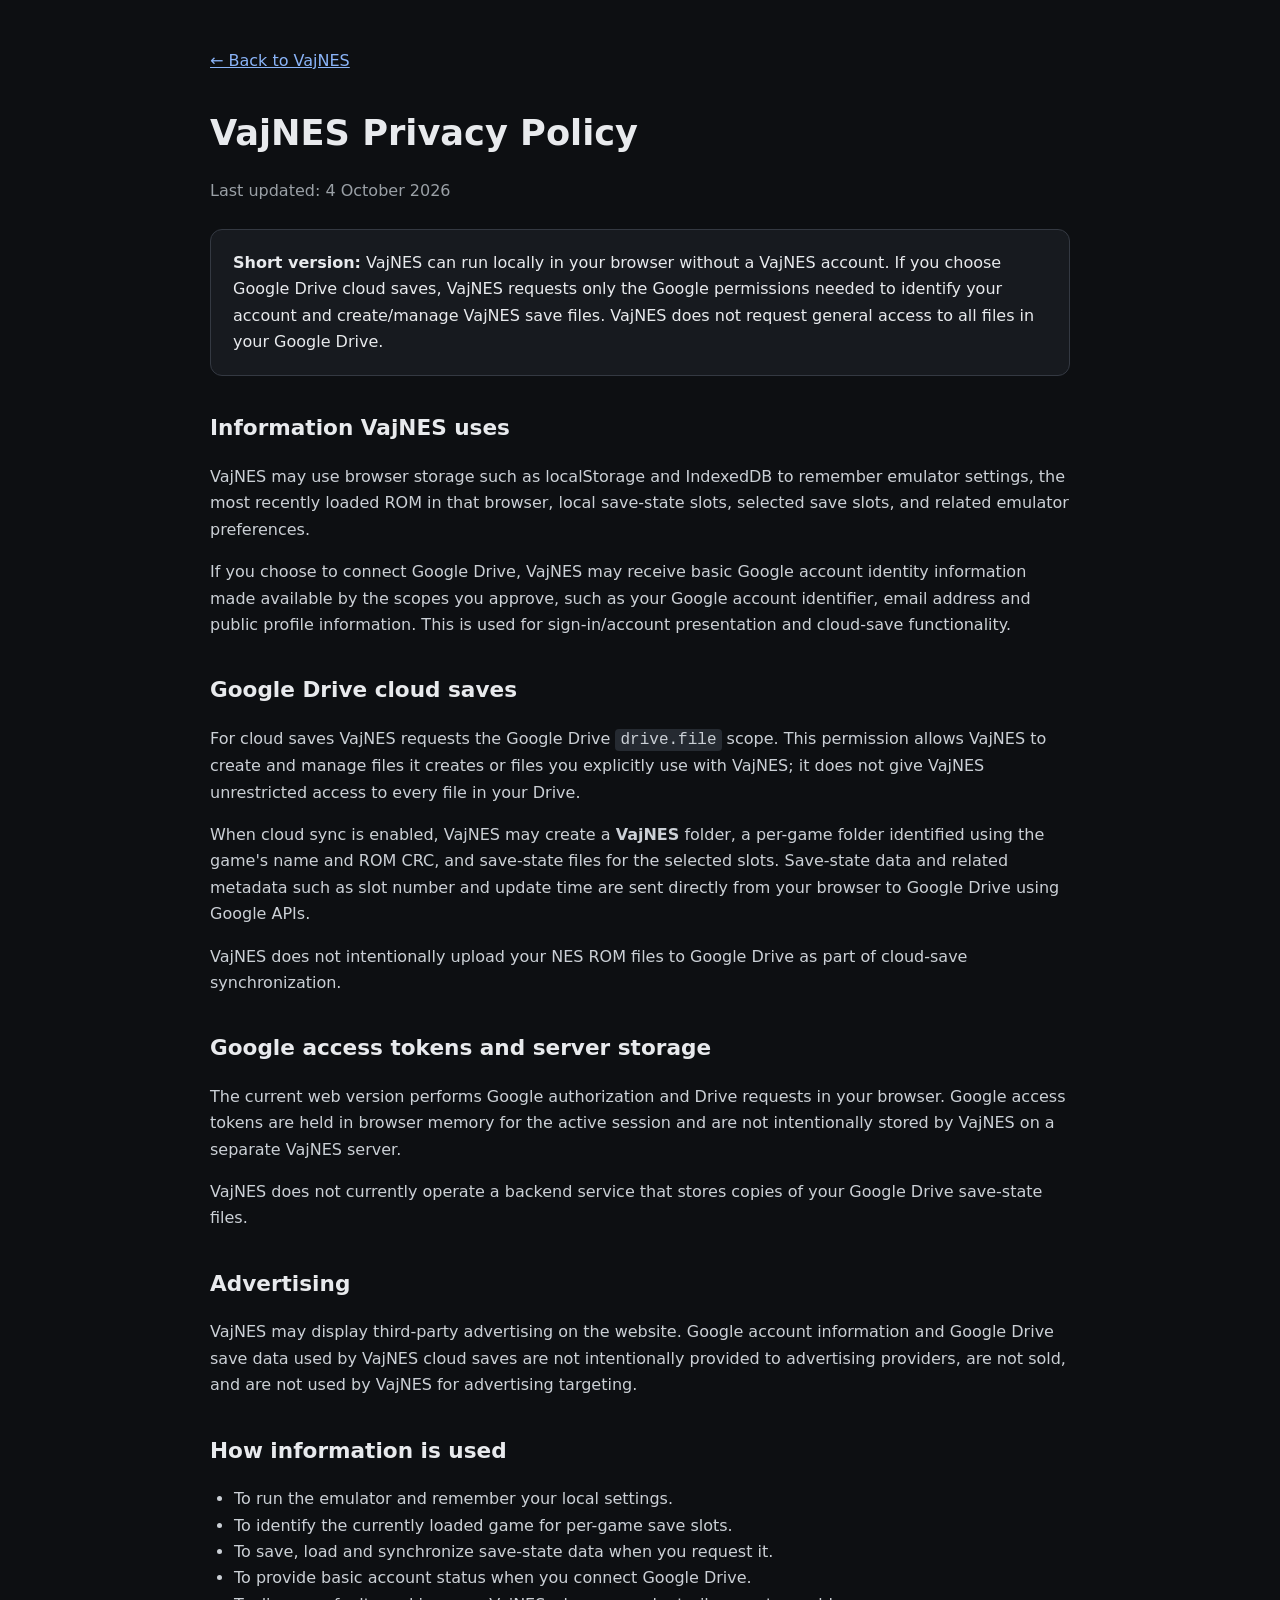
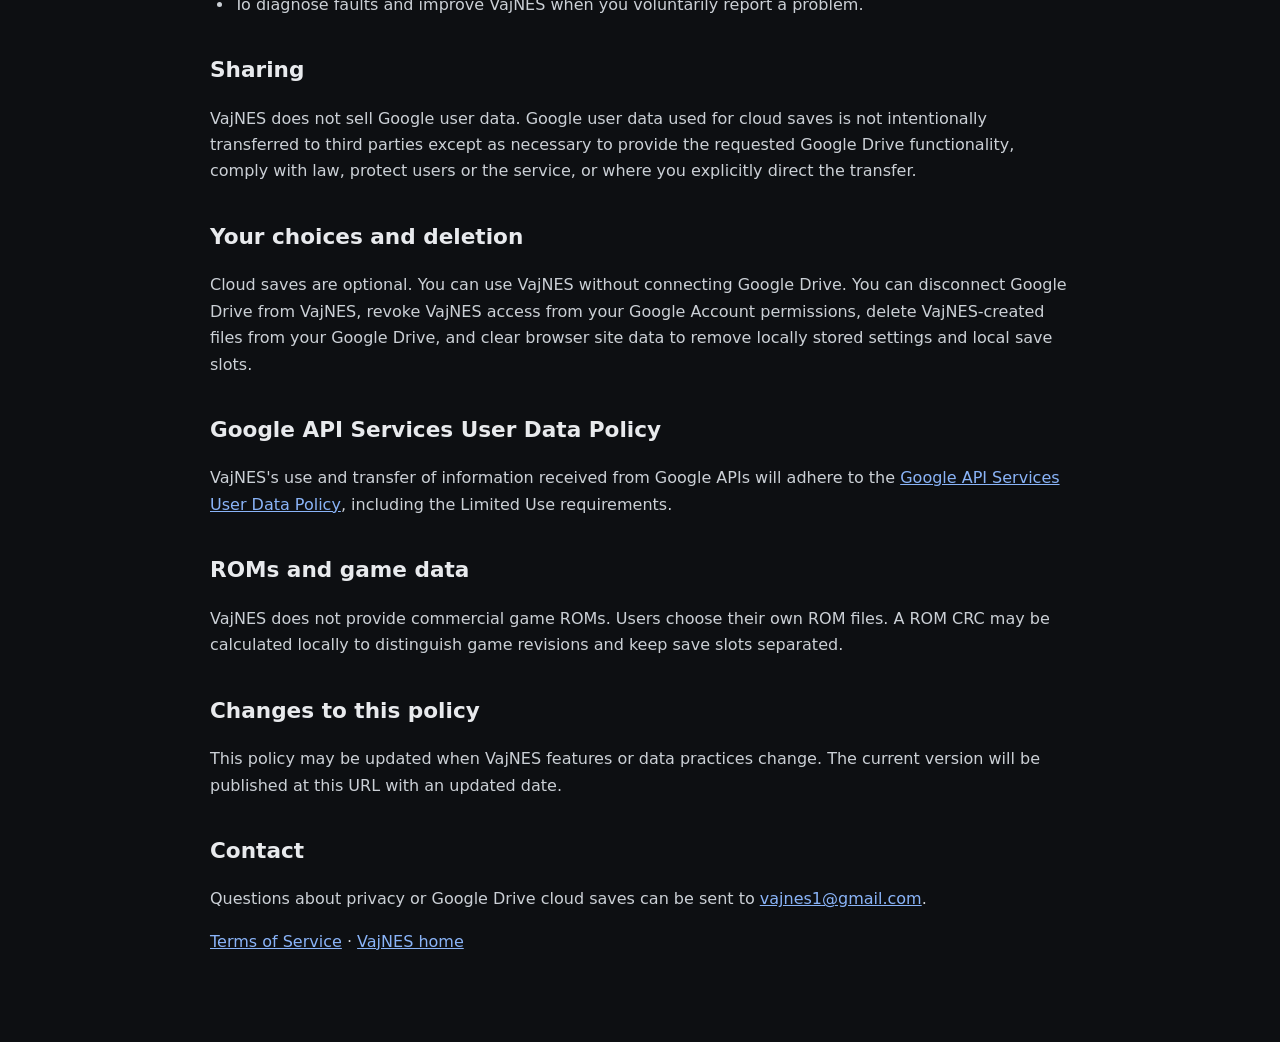
<file: privacy.html>
<!DOCTYPE html>
<html lang="en">
<head>
  <meta charset="UTF-8">
  <meta name="viewport" content="width=device-width, initial-scale=1.0">
  <title>VajNES Privacy Policy</title>
  <meta name="description" content="Privacy policy for VajNES browser NES emulator and optional Google Drive cloud saves.">
  <meta name="robots" content="index, follow">
  <link rel="canonical" href="https://vajnes.com/privacy.html">
  <link rel="icon" href="/favicon.ico">
  <style>
    :root{color-scheme:dark}
    body{margin:0;background:#0d0f12;color:#e8eaed;font:16px/1.65 system-ui,-apple-system,BlinkMacSystemFont,"Segoe UI",sans-serif}
    main{max-width:860px;margin:0 auto;padding:48px 24px 72px}
    h1{font-size:2.2rem;margin:0 0 6px} h2{margin-top:34px;font-size:1.35rem}
    p,li{color:#cbd0d6} a{color:#8ab4f8} .muted{color:#9aa0a6}
    .card{background:#171a1f;border:1px solid #343942;border-radius:12px;padding:20px 22px;margin:24px 0}
    code{background:#252a31;border-radius:4px;padding:2px 5px}
    nav{margin-bottom:30px} ul{padding-left:24px}
  </style>
</head>
<body>
<main>
  <nav><a href="/">← Back to VajNES</a></nav>
  <h1>VajNES Privacy Policy</h1>
  <p class="muted">Last updated: 4 October 2026</p>

  <div class="card">
    <strong>Short version:</strong> VajNES can run locally in your browser without a VajNES account. If you choose Google Drive cloud saves, VajNES requests only the Google permissions needed to identify your account and create/manage VajNES save files. VajNES does not request general access to all files in your Google Drive.
  </div>

  <h2>Information VajNES uses</h2>
  <p>VajNES may use browser storage such as localStorage and IndexedDB to remember emulator settings, the most recently loaded ROM in that browser, local save-state slots, selected save slots, and related emulator preferences.</p>
  <p>If you choose to connect Google Drive, VajNES may receive basic Google account identity information made available by the scopes you approve, such as your Google account identifier, email address and public profile information. This is used for sign-in/account presentation and cloud-save functionality.</p>

  <h2>Google Drive cloud saves</h2>
  <p>For cloud saves VajNES requests the Google Drive <code>drive.file</code> scope. This permission allows VajNES to create and manage files it creates or files you explicitly use with VajNES; it does not give VajNES unrestricted access to every file in your Drive.</p>
  <p>When cloud sync is enabled, VajNES may create a <strong>VajNES</strong> folder, a per-game folder identified using the game's name and ROM CRC, and save-state files for the selected slots. Save-state data and related metadata such as slot number and update time are sent directly from your browser to Google Drive using Google APIs.</p>
  <p>VajNES does not intentionally upload your NES ROM files to Google Drive as part of cloud-save synchronization.</p>

  <h2>Google access tokens and server storage</h2>
  <p>The current web version performs Google authorization and Drive requests in your browser. Google access tokens are held in browser memory for the active session and are not intentionally stored by VajNES on a separate VajNES server.</p>
  <p>VajNES does not currently operate a backend service that stores copies of your Google Drive save-state files.</p>

  <h2>Advertising</h2>
  <p>VajNES may display third-party advertising on the website. Google account information and Google Drive save data used by VajNES cloud saves are not intentionally provided to advertising providers, are not sold, and are not used by VajNES for advertising targeting.</p>

  <h2>How information is used</h2>
  <ul>
    <li>To run the emulator and remember your local settings.</li>
    <li>To identify the currently loaded game for per-game save slots.</li>
    <li>To save, load and synchronize save-state data when you request it.</li>
    <li>To provide basic account status when you connect Google Drive.</li>
    <li>To diagnose faults and improve VajNES when you voluntarily report a problem.</li>
  </ul>

  <h2>Sharing</h2>
  <p>VajNES does not sell Google user data. Google user data used for cloud saves is not intentionally transferred to third parties except as necessary to provide the requested Google Drive functionality, comply with law, protect users or the service, or where you explicitly direct the transfer.</p>

  <h2>Your choices and deletion</h2>
  <p>Cloud saves are optional. You can use VajNES without connecting Google Drive. You can disconnect Google Drive from VajNES, revoke VajNES access from your Google Account permissions, delete VajNES-created files from your Google Drive, and clear browser site data to remove locally stored settings and local save slots.</p>

  <h2>Google API Services User Data Policy</h2>
  <p>VajNES's use and transfer of information received from Google APIs will adhere to the <a href="https://developers.google.com/terms/api-services-user-data-policy" target="_blank" rel="noopener">Google API Services User Data Policy</a>, including the Limited Use requirements.</p>

  <h2>ROMs and game data</h2>
  <p>VajNES does not provide commercial game ROMs. Users choose their own ROM files. A ROM CRC may be calculated locally to distinguish game revisions and keep save slots separated.</p>

  <h2>Changes to this policy</h2>
  <p>This policy may be updated when VajNES features or data practices change. The current version will be published at this URL with an updated date.</p>

  <h2>Contact</h2>
  <p>Questions about privacy or Google Drive cloud saves can be sent to <a href="mailto:vajnes1@gmail.com">vajnes1@gmail.com</a>.</p>

  <p><a href="/terms.html">Terms of Service</a> · <a href="/">VajNES home</a></p>
</main>
</body>
</html>
</file>
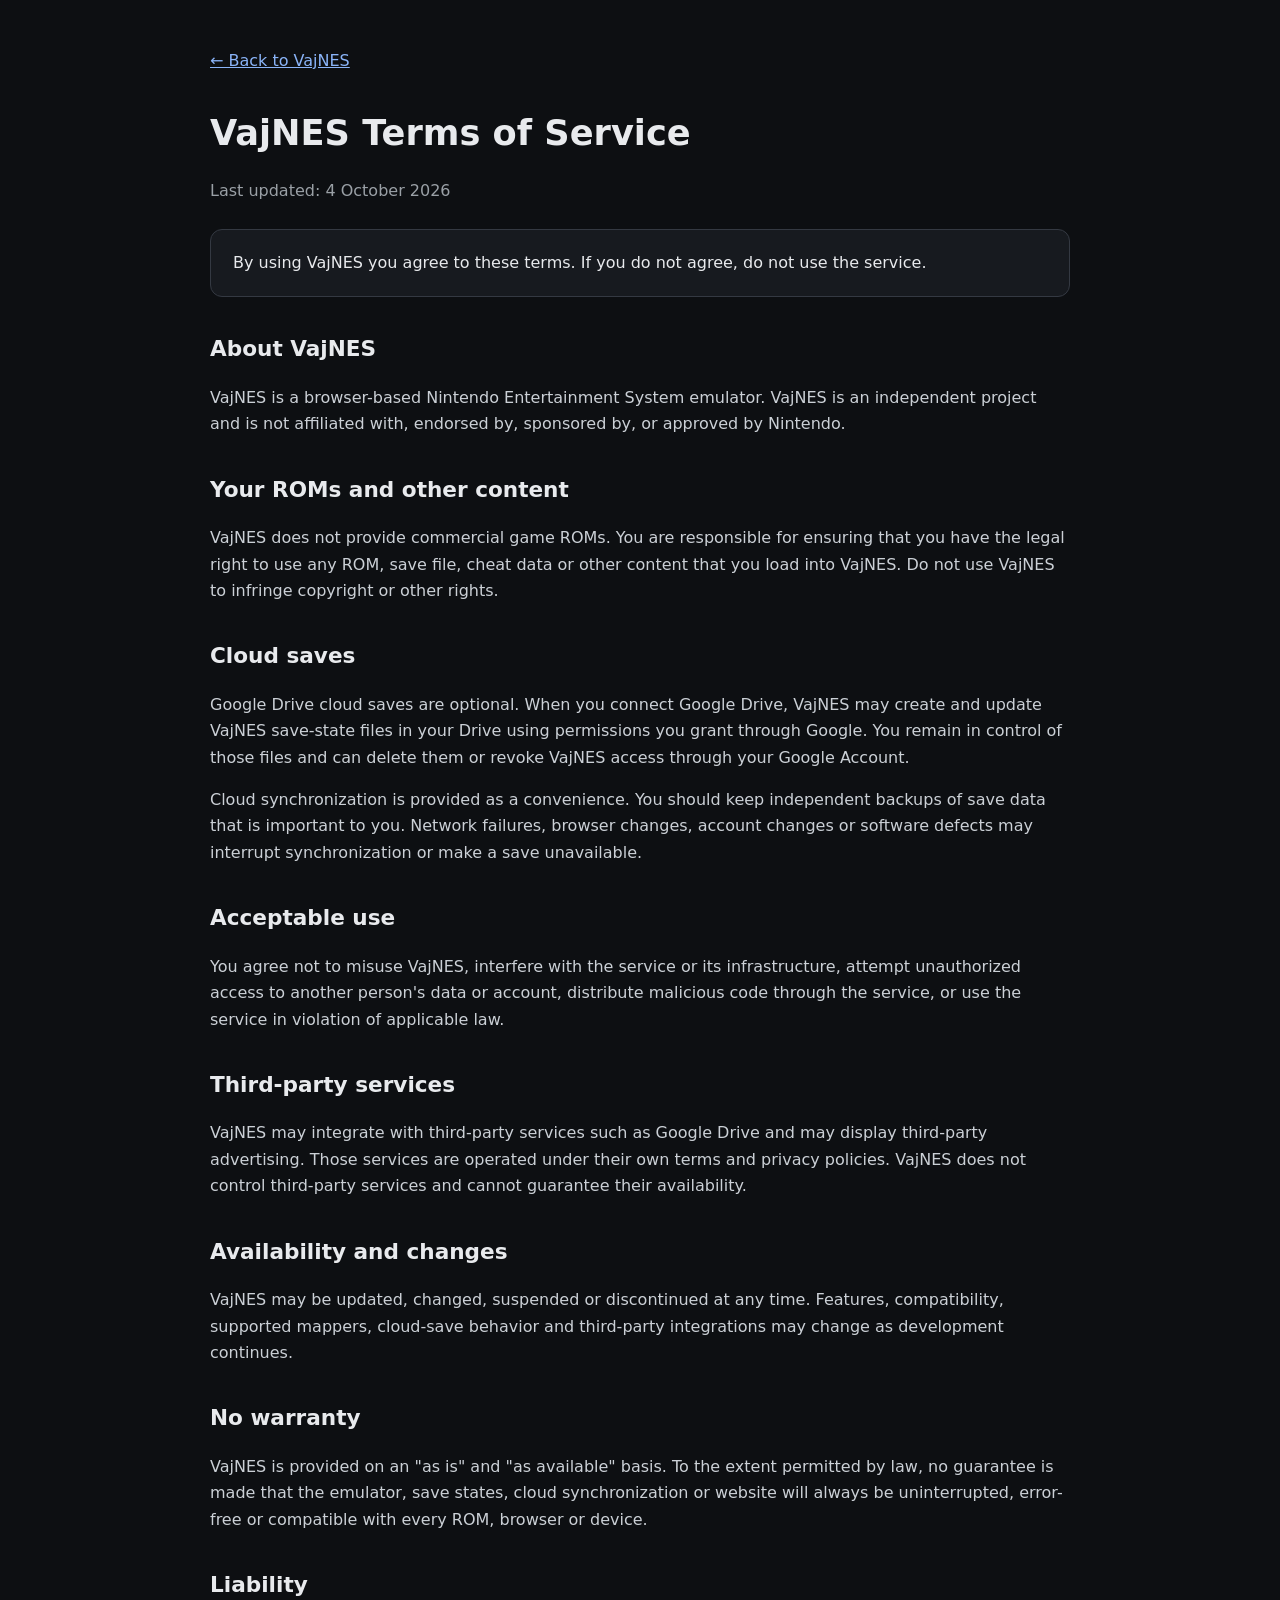
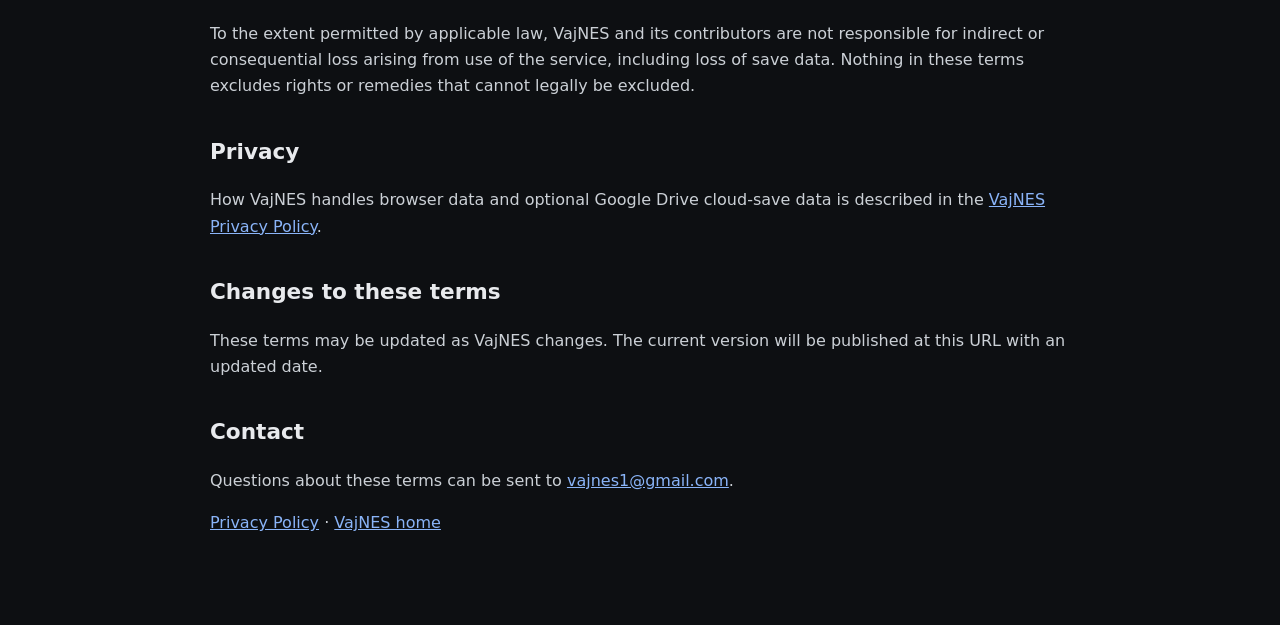
<file: terms.html>
<!DOCTYPE html>
<html lang="en">
<head>
  <meta charset="UTF-8">
  <meta name="viewport" content="width=device-width, initial-scale=1.0">
  <title>VajNES Terms of Service</title>
  <meta name="description" content="Terms of service for the VajNES browser NES emulator.">
  <meta name="robots" content="index, follow">
  <link rel="canonical" href="https://vajnes.com/terms.html">
  <link rel="icon" href="/favicon.ico">
  <style>
    :root{color-scheme:dark}
    body{margin:0;background:#0d0f12;color:#e8eaed;font:16px/1.65 system-ui,-apple-system,BlinkMacSystemFont,"Segoe UI",sans-serif}
    main{max-width:860px;margin:0 auto;padding:48px 24px 72px}
    h1{font-size:2.2rem;margin:0 0 6px} h2{margin-top:34px;font-size:1.35rem}
    p,li{color:#cbd0d6} a{color:#8ab4f8} .muted{color:#9aa0a6}
    .card{background:#171a1f;border:1px solid #343942;border-radius:12px;padding:20px 22px;margin:24px 0}
    nav{margin-bottom:30px} ul{padding-left:24px}
  </style>
</head>
<body>
<main>
  <nav><a href="/">← Back to VajNES</a></nav>
  <h1>VajNES Terms of Service</h1>
  <p class="muted">Last updated: 4 October 2026</p>

  <div class="card">
    By using VajNES you agree to these terms. If you do not agree, do not use the service.
  </div>

  <h2>About VajNES</h2>
  <p>VajNES is a browser-based Nintendo Entertainment System emulator. VajNES is an independent project and is not affiliated with, endorsed by, sponsored by, or approved by Nintendo.</p>

  <h2>Your ROMs and other content</h2>
  <p>VajNES does not provide commercial game ROMs. You are responsible for ensuring that you have the legal right to use any ROM, save file, cheat data or other content that you load into VajNES. Do not use VajNES to infringe copyright or other rights.</p>

  <h2>Cloud saves</h2>
  <p>Google Drive cloud saves are optional. When you connect Google Drive, VajNES may create and update VajNES save-state files in your Drive using permissions you grant through Google. You remain in control of those files and can delete them or revoke VajNES access through your Google Account.</p>
  <p>Cloud synchronization is provided as a convenience. You should keep independent backups of save data that is important to you. Network failures, browser changes, account changes or software defects may interrupt synchronization or make a save unavailable.</p>

  <h2>Acceptable use</h2>
  <p>You agree not to misuse VajNES, interfere with the service or its infrastructure, attempt unauthorized access to another person's data or account, distribute malicious code through the service, or use the service in violation of applicable law.</p>

  <h2>Third-party services</h2>
  <p>VajNES may integrate with third-party services such as Google Drive and may display third-party advertising. Those services are operated under their own terms and privacy policies. VajNES does not control third-party services and cannot guarantee their availability.</p>

  <h2>Availability and changes</h2>
  <p>VajNES may be updated, changed, suspended or discontinued at any time. Features, compatibility, supported mappers, cloud-save behavior and third-party integrations may change as development continues.</p>

  <h2>No warranty</h2>
  <p>VajNES is provided on an "as is" and "as available" basis. To the extent permitted by law, no guarantee is made that the emulator, save states, cloud synchronization or website will always be uninterrupted, error-free or compatible with every ROM, browser or device.</p>

  <h2>Liability</h2>
  <p>To the extent permitted by applicable law, VajNES and its contributors are not responsible for indirect or consequential loss arising from use of the service, including loss of save data. Nothing in these terms excludes rights or remedies that cannot legally be excluded.</p>

  <h2>Privacy</h2>
  <p>How VajNES handles browser data and optional Google Drive cloud-save data is described in the <a href="/privacy.html">VajNES Privacy Policy</a>.</p>

  <h2>Changes to these terms</h2>
  <p>These terms may be updated as VajNES changes. The current version will be published at this URL with an updated date.</p>

  <h2>Contact</h2>
  <p>Questions about these terms can be sent to <a href="mailto:vajnes1@gmail.com">vajnes1@gmail.com</a>.</p>

  <p><a href="/privacy.html">Privacy Policy</a> · <a href="/">VajNES home</a></p>
</main>
</body>
</html>
</file>
